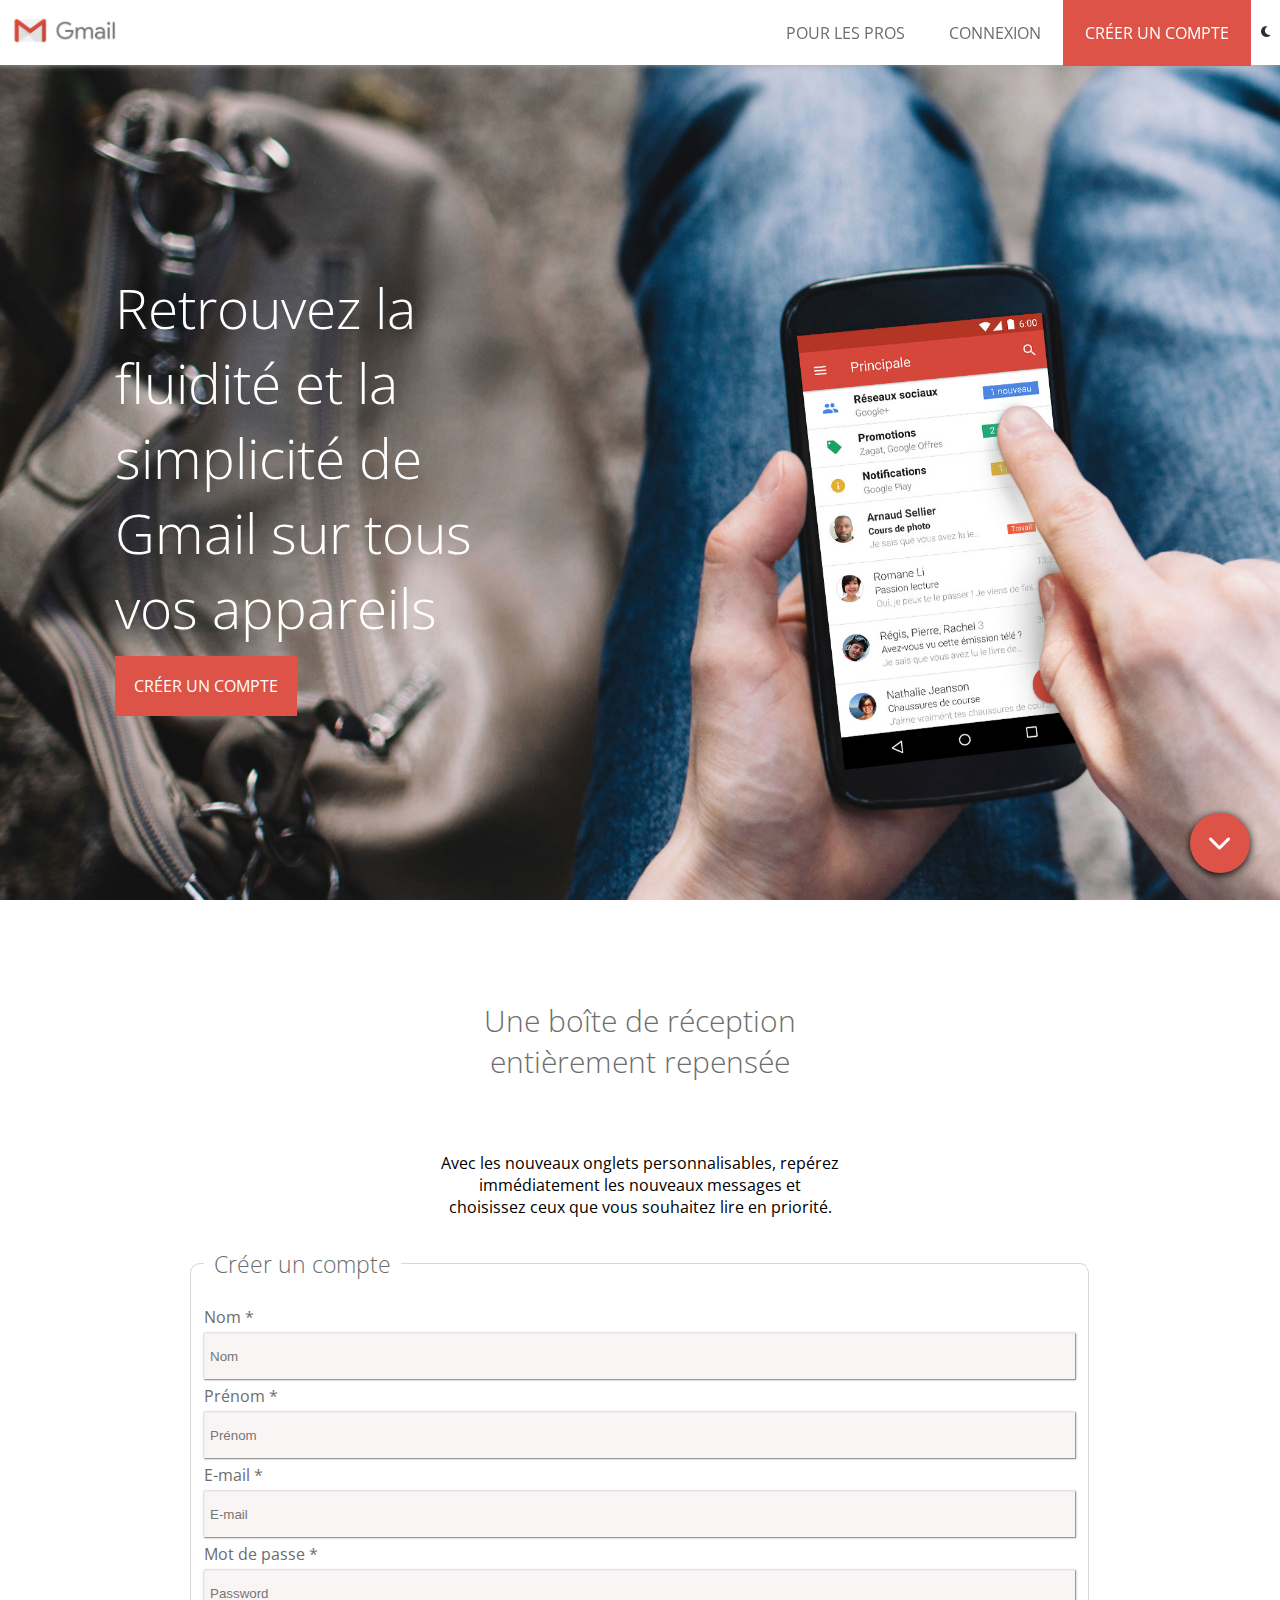
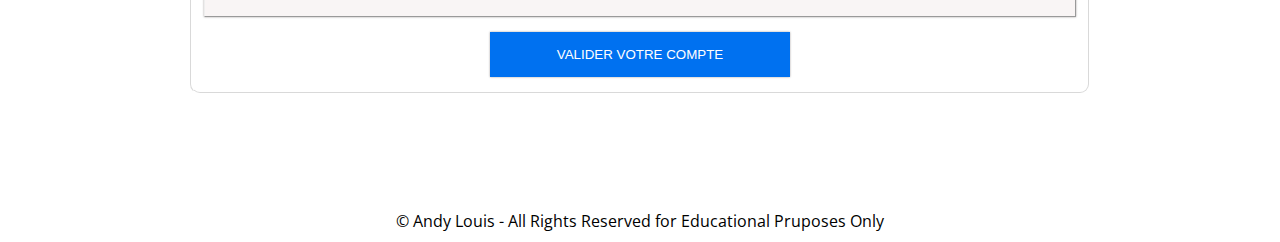
<file: index.html>
<!DOCTYPE html>
<html lang="fr,en">
<head>
    <meta charset="UTF-8">
    <meta http-equiv="X-UA-Compatible" content="IE=edge">
    <meta name="viewport" content="width=device-width, initial-scale=1.0">
    <title>Gmail</title>
    <link rel="stylesheet" href="./css/style2.css">
    <link rel="stylesheet" href="https://cdnjs.cloudflare.com/ajax/libs/font-awesome/6.1.1/css/all.min.css">
    <link rel="apple-touch-icon" sizes="180x180" href="./favicon/apple-touch-icon.png">
    <link rel="icon" type="image/png" sizes="32x32" href="./favicon/favicon-32x32.png">
    <link rel="icon" type="image/png" sizes="16x16" href="./favicon/favicon-16x16.png">
    <link rel="manifest" href="./favicon/site.webmanifest">
    <link rel="icon" href="./favicon/favicon.ico">

</head>
<body>
    <header>
        <a href="./index.html"><img class="logo" src="./asset/gmail_logo.png" alt="logo"></a>
        <nav class="nav_btns" id="nav-btns">
            <ul class="nav_links">
                <li><a class="link" href="#forpros">POUR LES PROS</a></li>
                <li><a class="link" href="./connexion1.html">CONNEXION</a></li>
                <li><a class="active-link" href="#create_acc">CRÉER UN COMPTE</a></li>
            </ul>
            <div class="nav_btns">
                <!-- Theme change button -->
                <i class="fa-solid fa-moon change-theme" tabindex=0 aria-hidden="true" id="theme-button"></i>
            </div>
        </nav>
    </header>
    <main>
        <section id="home_page">
            <h1>Retrouvez la fluidité et la simplicité de Gmail sur tous vos appareils</h1>
            <a href="#create_acc" class="button1">CRÉER UN COMPTE</a>
        </section>
        <section id="create_acc">

            <div>
                <h2>Une boîte de réception entièrement repensée</h2>
                <p>Avec les nouveaux onglets personnalisables, repérez immédiatement les nouveaux messages et choisissez ceux que vous souhaitez lire en priorité.</p>
            </div>

            
                <fieldset class="formulaire">
                    <legend>
                        Créer un compte
                    </legend>
                    <form action="" method="post">
    
                    <label for="user-lastname">Nom *</label><br>
                    <input type="text" id="lastname" name="nom" placeholder="Nom" aria-required="true" required><br>
                    
                    <label for="user-firstname">Prénom *</label><br>
                    <input type="text" id="name" name="prénom" placeholder="Prénom" aria-required="true" required><br>
    
                    <label for="email">E-mail *</label><br>
                    <input type="email" id="email" name="mail" placeholder="E-mail" aria-required="true" required><br>
    
                    <label for="email">Mot de passe *</label><br>
                    <input type="password" id="password" name="psw" placeholder="Password" aria-required="true" required> <br>
                    
                    <div class="button2">
                        <input type="submit" name="submit" value="VALIDER VOTRE COMPTE">
                    </div>
                    
    
                    </form>
                </fieldset>
        </section>
    </main>
    <footer>
    <p>© Andy Louis - All Rights Reserved for Educational Pruposes Only</p>
    </footer>
    <a href="#create_acc" class="scroll_down">
        <i class="fa-solid fa-chevron-down scrollup_icon" title="Icône Scroll-Down"></i>
    </a>
    <script src="./js/app.js"></script>
</body>
</html>
</file>
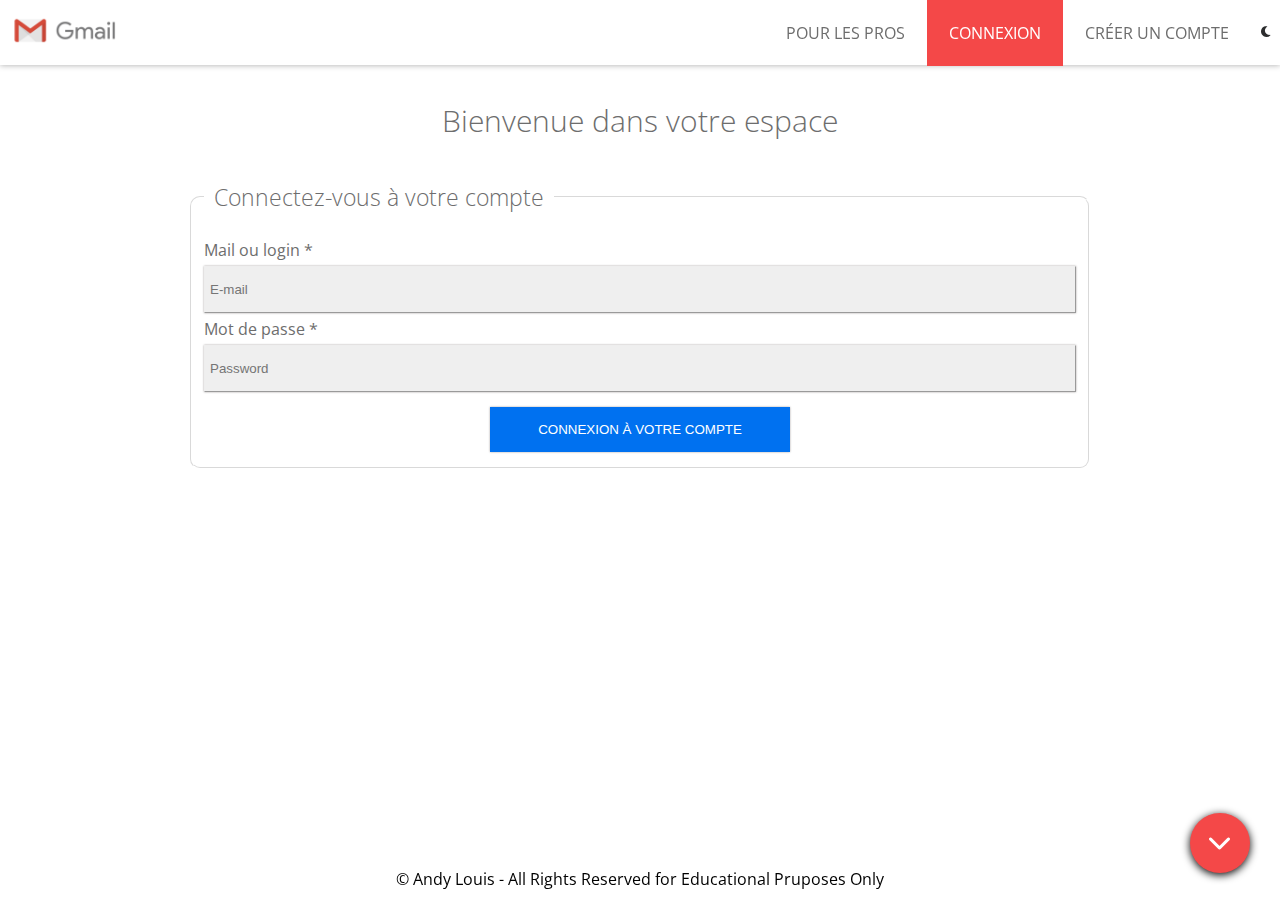
<file: connexion1.html>
<!DOCTYPE html>
<html lang="fr,en">
<head>
    <meta charset="UTF-8">
    <meta http-equiv="X-UA-Compatible" content="IE=edge">
    <meta name="viewport" content="width=device-width, initial-scale=1.0">
    <title>Gmail</title>
    <link rel="stylesheet" href="./css/connexion3.css">
    <link rel="stylesheet" href="https://cdnjs.cloudflare.com/ajax/libs/font-awesome/6.1.1/css/all.min.css">
    <link rel="icon" type="image/png" sizes="32x32" href="./favicon/favicon-32x32.png">
    <link rel="icon" type="image/png" sizes="16x16" href="./favicon/favicon-16x16.png">
    <link rel="icon" href="./favicon/favicon.ico">
    <link rel="manifest" href="./favicon/site.webmanifest">
</head>
<body>
    <header>
        <a href="./index.html"><img class="logo" src="./asset/gmail_logo.png" alt="logo"></a>
        <nav class="nav_btns">
            <ul class="nav_links">
                <li><a class="link" href="#forpros">POUR LES PROS</a></li>
                <li><a class="active-link" href="./connexion1.html">CONNEXION</a></li>
                <li><a class="link" href="./index.html">CRÉER UN COMPTE</a></li>
            </ul>
            <div class="nav_btns">
                <!-- Theme change button -->
                <i class="fa-solid fa-moon change-theme" tabindex=0 aria-hidden="true" id="theme-button"></i>
            </div>
        </nav>
    </header>
    <main>
        <section id="connexion">

            <div>
                <h2>Bienvenue dans votre espace</h2>
            </div>

                <fieldset class="formulaire">
                    <legend>
                        Connectez-vous à votre compte
                    </legend>
                    <form action="" method="post">
    
                    <label for="email">Mail ou login *</label><br>
                    <input type="email" id="email" name="mail" placeholder="E-mail" aria-required="true" required><br>
    
                    <label for="email">Mot de passe *</label><br>
                    <input type="password" id="password" name="psw" placeholder="Password" aria-required="true" required> <br>
                    
                    <div class="button">
                        <input type="submit" value="CONNEXION À VOTRE COMPTE">
                    </div>
                    
    
                    </form>
                </fieldset>
        </section>
    </main>
    <footer>
    <p>© Andy Louis - All Rights Reserved for Educational Pruposes Only</p>
    </footer>
    <a href="#create_acc" class="scroll_down">
        <i class="fa-solid fa-chevron-down scrollup_icon" title="Icône Scroll-Down"></i>
    </a>
    <script src="./js/app.js"></script>
</body>
</html>
</file>
<file: css/style2.css>
@import url('https://fonts.googleapis.com/css2?family=Open+Sans:wght@300;400&display=swap');
/* Reset */
*{
    box-sizing: border-box;
}
html{ 
    font-size: 62.5%;
    scroll-behavior: smooth; 
}
body{
    font: 1.6rem 'Open Sans', sans-serif; 
    margin: 0;
    background-color: var(--body-bg-color);
}
h1,h2,h3,h4,p,ol,ul,figure,dd{
    margin: 0;
    padding: 0;
    list-style-type: none;
}
h1,h2,h3,h4{
    font-weight: normal;
}
a{
    text-decoration: none;
    color: var(--first-color);
}

:root{
    --body-bg-color: #fff;
    --first-color: rgb(109, 109, 109);
    --first-color-alt: #000;
    --title-color: rgb(44, 45, 46);
}

    /*============== Variable Mode Sombre ==============*/
body.dark-theme{
    --first-color: rgb(255, 255, 255);
    --body-bg-color: #262a2e;
    --shadow-2: inset 21px 21px 19px #181a1d, inset -21px -21px 19px #202225;
    --first-color-alt: #fff;
    --title-color: rgb(225, 229, 235);
}

header{
    display: flex;
    position: fixed;
    align-items: center;
    background-color: var(--body-bg-color);
    width: 100%;
    justify-content: space-between;
    box-shadow: 0 0 6px #a8a8a8;
}

.nav_btns{
    display: flex;
    align-items: center;
}

.change-theme{
    font-size: 1.25rem;
    color: var(--title-color);
    margin-right: 1rem;
    margin-left: 1rem;
    cursor: pointer;
}

.change-theme:hover{
    color: var(--first-color);
}

.logo{
    max-width: 12rem;
    cursor: pointer;
    margin-right: auto;
    margin-left: 0.5rem;
}

.nav_links{
    display: flex;
    flex-direction: row;
}

.nav_links li a{
    transition: all 0.3s ease 0s;
    padding: 2.2rem;
}

.link:hover{
    color: #dd5347;
}

section:first-child{
    background-image: url("../asset/home-hero.jpg");
    background-size: cover;
}

section{
    width: 100vw;
    height: 100vh;
}

section h1{
    color: rgb(255, 255, 255);
    margin: 0% 57% 0% 9%;
    padding-top: 27rem;
    padding-bottom: 3rem;
    font-size: 5.5rem;
    font-weight: lighter;
}

section .button1{
    padding: 1.9rem;
    background: #dd5347;
    margin: 1% 9%;
    color: #fff;
    border: 0;
    cursor: pointer;
}

#create_acc div:first-child{
    max-width: 40rem;
    text-align: center;
    margin: auto;
    padding-top: 8rem;
}

#create_acc div h2{
    padding-top: 2rem;
    font-weight: 100;
    color: var(--first-color);
    font-size: 3rem;
}

#create_acc div p{
    padding-top: 7rem;
    padding-bottom: 3rem;
    color: var(--first-color-alt);
}

.formulaire{
	margin: auto;
	padding-top: 2%;
	max-width: 90rem;
    color: var(--first-color);
}

.formulaire form input{
    margin-top: 0.5rem;
    margin-bottom: 0.5rem;
    width: 100%;
    line-height: 3.5rem;
    padding: 0.5rem;
    transition: all .6s ease-in-out;
    background-color: #f9f5f5;
    border: 1px outset;
    box-shadow: 0 0 2px #a8a2a2;
}

.formulaire form input[type="submit"]{
    width: 30rem;
    margin-top: 1rem;
    padding: 0.5rem;
    background-color: #0071f0;
    color: #fff;
    cursor: pointer;
    border: 0;
}

fieldset legend{
    padding-left: 1rem;
    padding-right: 1rem;
    font-size: 2.3rem;
    font-weight: 300;
}

fieldset{
    border-radius: 1rem;
    border-color: #ffffff73;
}

footer {
    text-align: center;
    padding: 1rem;
    bottom: 0;
    width: 100%;
    color: var(--first-color-alt);
}

.button2{
    text-align: center;
}

.active-link{
    background: #dd5347;
    color: #fff;
}


.scroll_down {
    position: fixed;
    bottom: 3%;
    right: 3rem;
    background-color: #dd5347;
    padding: 1.7rem 1.8rem;
    border-radius: 100%;
    max-width: 7rem;
    box-shadow: 0px 2px 8px #000;
}

.scrollup_icon {
    font-size: 2.4rem;
    color: #fff;
    box-shadow: 2px #000;
}

.success{
    color: rgb(32, 196, 32);
    text-align: center;
    padding: 1rem;
}

.error{
    color: #ff1500;
    text-align: center;
    padding: 1rem;
}
</file>
<file: css/connexion3.css>
@import url('https://fonts.googleapis.com/css2?family=Open+Sans:wght@300;400&display=swap');
/* Reset */
*{
    box-sizing: border-box;
}
html{ 
    font-size: 62.5%;
    scroll-behavior: smooth; 
}
body{
    font: 1.6rem 'Open Sans', sans-serif; 
    margin: 0;
    background-color: var(--body-bg-color);
}
h1,h2,h3,h4,p,ol,ul,figure,dd{
    margin: 0;
    padding: 0;
    list-style-type: none;
}
h1,h2,h3,h4{
    font-weight: normal;
}
a{
    text-decoration: none;
    color: var(--first-color);
}

:root{
    --body-bg-color: #fff;
    --first-color: rgb(109, 109, 109);
    --first-color-alt: #000;
    --title-color: rgb(44, 45, 46);
}

    /*============== Variable Mode Sombre ==============*/
body.dark-theme{
    --first-color: rgb(255, 255, 255);
    --body-bg-color: #262a2e;
    --shadow-2: inset 21px 21px 19px #181a1d, inset -21px -21px 19px #202225;
    --first-color-alt: #fff;
    --title-color: rgb(225, 229, 235);
}

header{
    display: flex;
    position: fixed;
    align-items: center;
    background-color: var(--body-bg-color);
    width: 100%;
    justify-content: space-between;
    box-shadow: 0 0 6px #a8a8a8;
}

.nav_btns{
    display: flex;
    align-items: center;
}

.change-theme{
    font-size: 1.25rem;
    color: var(--title-color);
    margin-right: 1rem;
    margin-left: 1rem;
    cursor: pointer;
}

.logo{
    max-width: 12rem;
    cursor: pointer;
    margin-right: auto;
    margin-left: 0.5rem;
}

.nav_links{
    display: flex;
    flex-direction: row;
}

.nav_links li a{
    transition: all 0.3s ease 0s;
    padding: 2.2rem;
}

.link:hover{
    color: #dd5347;
}

section{
    width: 100vw;
    height: 100vh;
}

#connexion div:first-child{
    max-width: 40rem;
    text-align: center;
    margin: auto;
    padding-top: 8rem;
}

#connexion div h2{
    padding-top: 2rem;
    padding-bottom: 4rem;
    font-weight: 100;
    color: #868686;
    font-size: 3rem;
    color: var(--first-color);
}

#connexion div p{
    padding-top: 7rem;
    color: var(--first-color-alt);
}

.formulaire{
	margin: auto;
	padding-top: 2%;
	max-width: 90rem;
    color: var(--first-color);
}

.formulaire form input{
    margin-top: 0.5rem;
    margin-bottom: 0.5rem;
    width: 100%;
    line-height: 3.5rem;
    padding: 0.5rem;
    transition: all .6s ease-in-out;
    background-color: #efefef;
    border: 1px outset;
    box-shadow: 0 0 2px #a8a2a2;
}

.formulaire form input[type="submit"]{
    width: 30rem;
    margin-top: 1rem;
    padding: 0.5rem;
    background-color: #0071f0;
    color: #fff;
    cursor: pointer;
    border: 0;
}

fieldset legend{
    padding-left: 1rem;
    padding-right: 1rem;
    font-size: 2.3rem;
    font-weight: 300;
}

fieldset{
    border-radius: 1rem;
    border-color: #ffffff73;
}

footer {
    position: fixed;
    text-align: center;
    padding: 1rem;
    bottom: 0;
    width: 100%;
    color: var(--first-color-alt);
}

.button{
    text-align: center;
}

.active-link{
    background: rgb(244, 72, 72);
    color: #fff;
}


.scroll_down {
    position: fixed;
    bottom: 3%;
    right: 3rem;
    background-color: rgb(244, 72, 72);
    padding: 1.7rem 1.8rem;
    border-radius: 100%;
    max-width: 7rem;
    box-shadow: 0px 2px 8px #000;
}

.scrollup_icon {
    font-size: 2.4rem;
    color: #fff;
}

.success{
    color: rgb(32, 196, 32);
    text-align: center;
    padding: 1rem;
}

.error{
    color: #ff1500;
    text-align: center;
    padding: 1rem;
}
</file>
